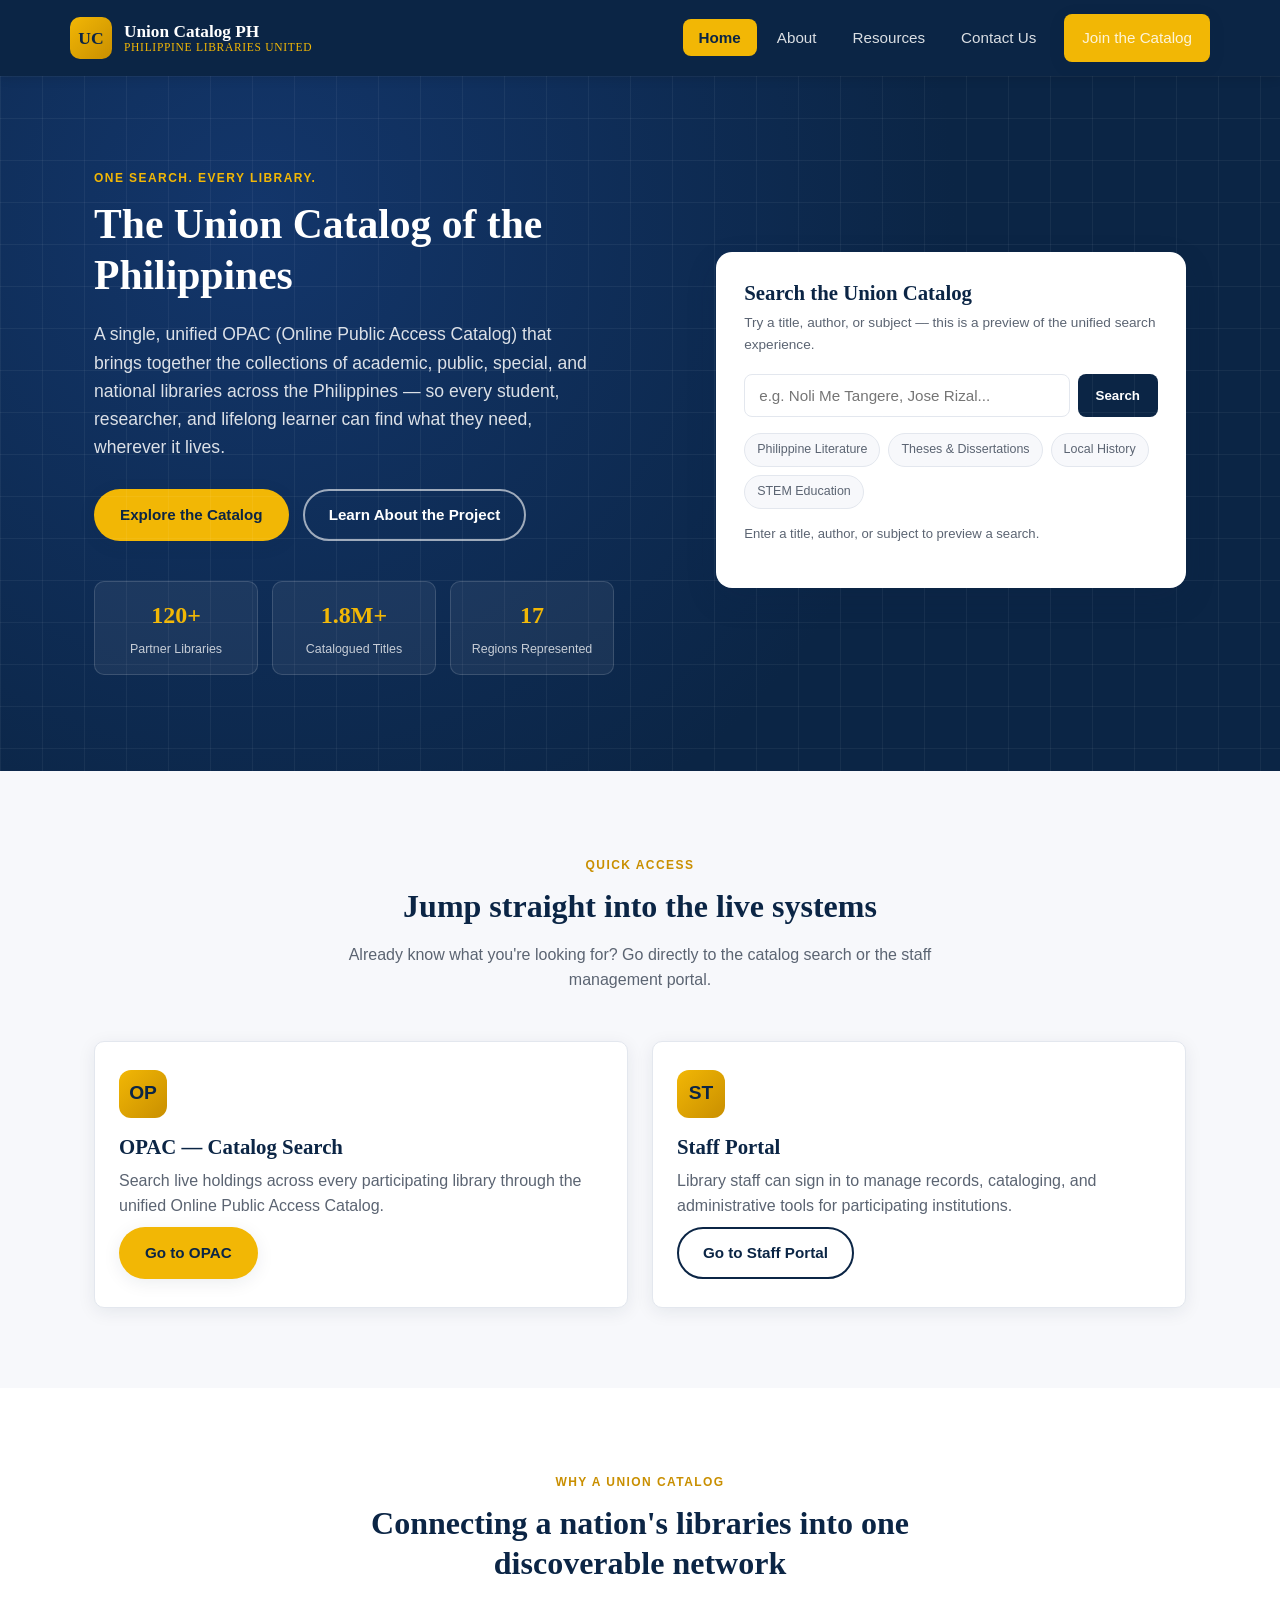
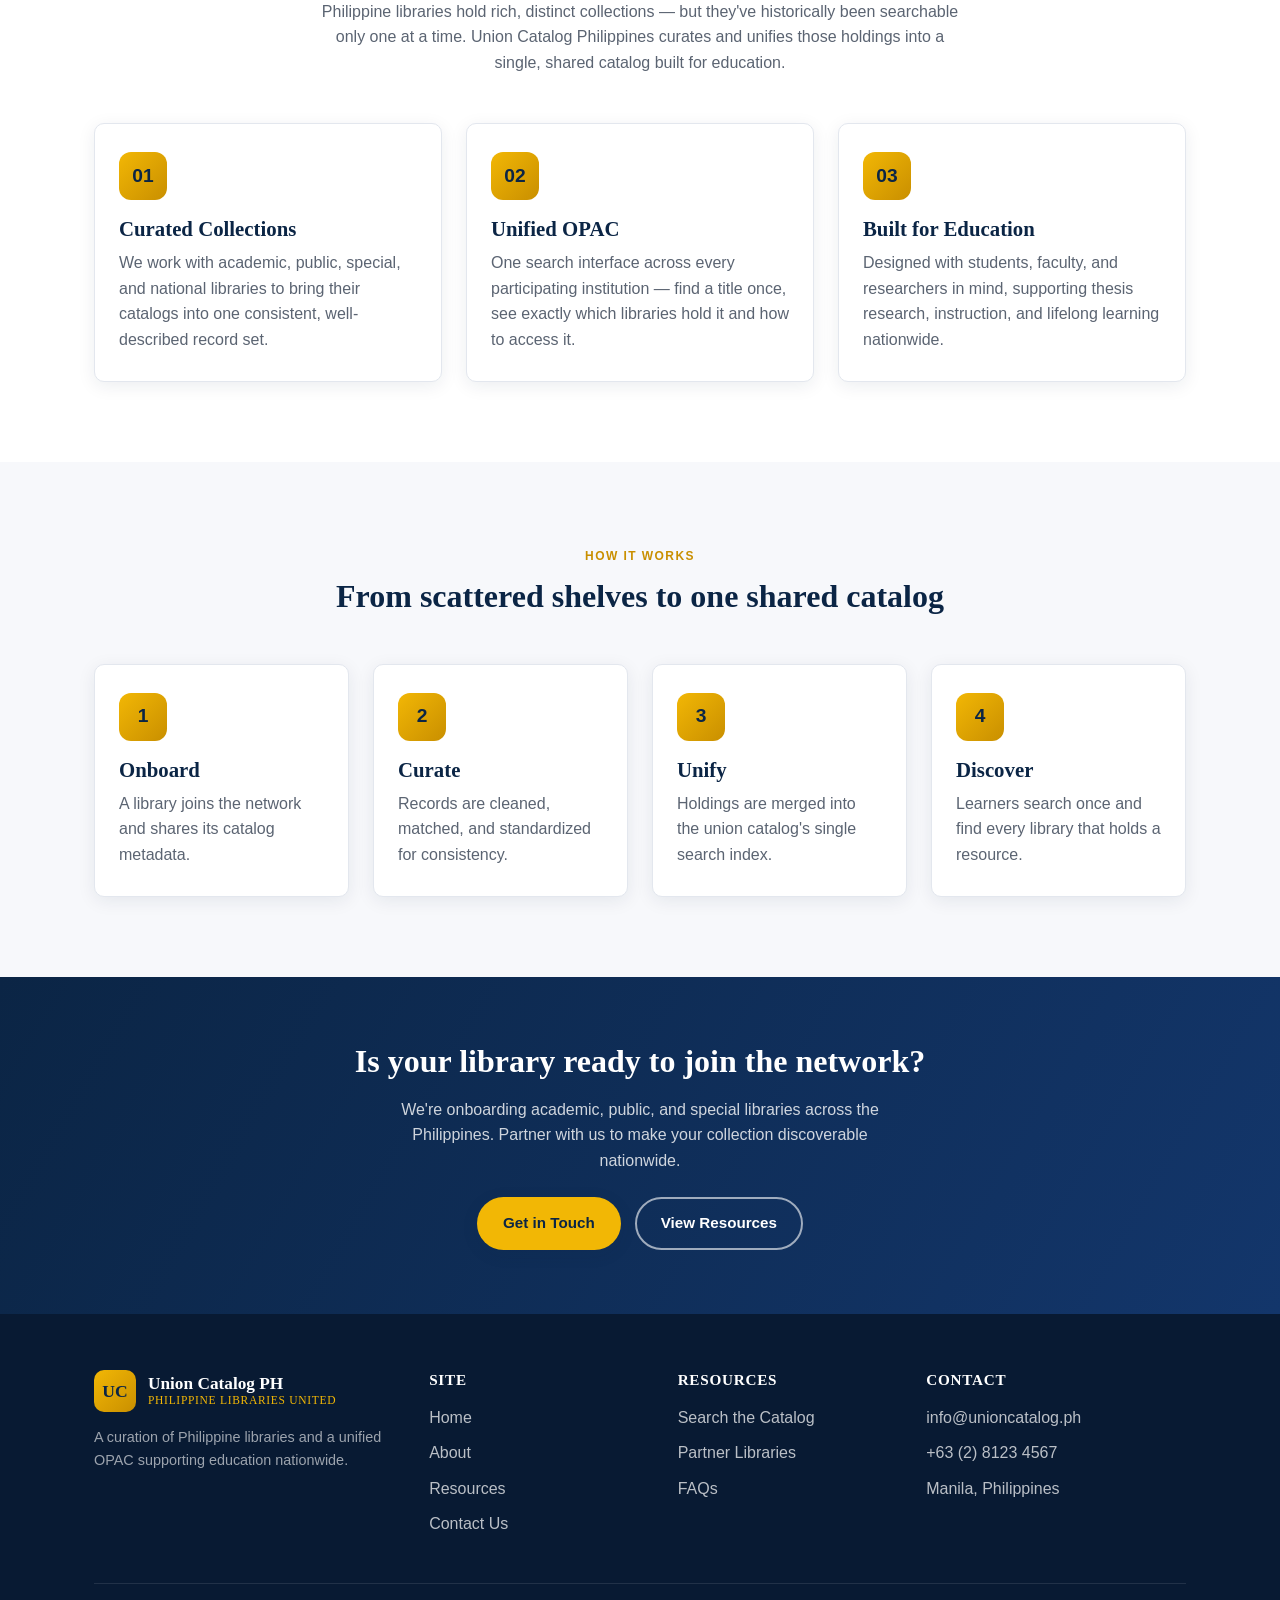
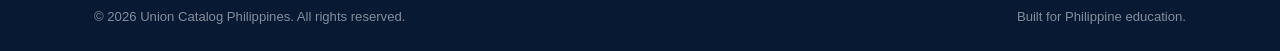
<file: index.html>
<!DOCTYPE html>
<html lang="en">
<head>
<meta charset="UTF-8" />
<meta name="viewport" content="width=device-width, initial-scale=1.0" />
<title>Union Catalog Philippines | Unified OPAC for Philippine Education</title>
<meta name="description" content="Union Catalog Philippines is a curation of Philippine libraries and a unified OPAC that lets students, researchers, and educators search collections nationwide from one place." />
<link rel="icon" href="data:,">
<link rel="stylesheet" href="css/style.css" />
</head>
<body>

<header class="site-header">
  <nav class="nav container">
    <a href="index.html" class="brand">
      <span class="brand-mark">UC</span>
      <span class="brand-text">
        <strong>Union Catalog PH</strong>
        <span>Philippine Libraries United</span>
      </span>
    </a>
    <button class="nav-toggle" aria-label="Toggle navigation" aria-expanded="false">
      <span></span><span></span><span></span>
    </button>
    <ul class="nav-links">
      <li><a href="index.html">Home</a></li>
      <li><a href="about.html">About</a></li>
      <li><a href="resources.html">Resources</a></li>
      <li><a href="contact.html">Contact Us</a></li>
      <li class="nav-cta"><a href="contact.html" class="btn btn-primary">Join the Catalog</a></li>
    </ul>
  </nav>
</header>

<main>

  <!-- Hero -->
  <section class="hero">
    <div class="container">
      <div class="hero-grid">
        <div>
          <span class="eyebrow" style="color:var(--gold)">One Search. Every Library.</span>
          <h1>The Union Catalog of the Philippines</h1>
          <p class="lede">
            A single, unified OPAC (Online Public Access Catalog) that brings together the
            collections of academic, public, special, and national libraries across the
            Philippines — so every student, researcher, and lifelong learner can find what
            they need, wherever it lives.
          </p>
          <div class="hero-actions">
            <a href="resources.html" class="btn btn-primary">Explore the Catalog</a>
            <a href="about.html" class="btn btn-outline">Learn About the Project</a>
          </div>
          <div class="hero-stats">
            <div>
              <strong>120+</strong>
              <span>Partner Libraries</span>
            </div>
            <div>
              <strong>1.8M+</strong>
              <span>Catalogued Titles</span>
            </div>
            <div>
              <strong>17</strong>
              <span>Regions Represented</span>
            </div>
          </div>
        </div>

        <div class="search-card">
          <h3>Search the Union Catalog</h3>
          <p class="hint">Try a title, author, or subject — this is a preview of the unified search experience.</p>
          <form id="opac-search" class="search-form">
            <input type="text" name="q" placeholder="e.g. Noli Me Tangere, Jose Rizal..." aria-label="Search the catalog" />
            <button type="submit">Search</button>
          </form>
          <div class="chip-row">
            <span class="chip">Philippine Literature</span>
            <span class="chip">Theses &amp; Dissertations</span>
            <span class="chip">Local History</span>
            <span class="chip">STEM Education</span>
          </div>
          <p id="opac-feedback" class="form-note" style="margin-top:14px;">Enter a title, author, or subject to preview a search.</p>
        </div>
      </div>
    </div>
  </section>

  <!-- Quick Access -->
  <section class="section">
    <div class="container">
      <div class="section-head">
        <span class="eyebrow">Quick Access</span>
        <h2>Jump straight into the live systems</h2>
        <p>Already know what you're looking for? Go directly to the catalog search or the staff management portal.</p>
      </div>
      <div class="grid grid-2">
        <div class="card">
          <div class="icon">OP</div>
          <h3>OPAC — Catalog Search</h3>
          <p>
            Search live holdings across every participating library through the unified
            Online Public Access Catalog.
          </p>
          <a href="https://library.kohawvph.digital/" target="_blank" rel="noopener" class="btn btn-primary" style="margin-top:8px;">Go to OPAC</a>
        </div>
        <div class="card">
          <div class="icon">ST</div>
          <h3>Staff Portal</h3>
          <p>
            Library staff can sign in to manage records, cataloging, and administrative
            tools for participating institutions.
          </p>
          <a href="https://library-intra.kohawvph.digital/" target="_blank" rel="noopener" class="btn btn-outline-navy" style="margin-top:8px;">Go to Staff Portal</a>
        </div>
      </div>
    </div>
  </section>

  <!-- What we do -->
  <section class="section section-alt">
    <div class="container">
      <div class="section-head">
        <span class="eyebrow">Why a Union Catalog</span>
        <h2>Connecting a nation's libraries into one discoverable network</h2>
        <p>
          Philippine libraries hold rich, distinct collections — but they've historically been
          searchable only one at a time. Union Catalog Philippines curates and unifies those
          holdings into a single, shared catalog built for education.
        </p>
      </div>

      <div class="grid grid-3">
        <div class="card">
          <div class="icon">01</div>
          <h3>Curated Collections</h3>
          <p>
            We work with academic, public, special, and national libraries to bring their
            catalogs into one consistent, well-described record set.
          </p>
        </div>
        <div class="card">
          <div class="icon">02</div>
          <h3>Unified OPAC</h3>
          <p>
            One search interface across every participating institution — find a title once,
            see exactly which libraries hold it and how to access it.
          </p>
        </div>
        <div class="card">
          <div class="icon">03</div>
          <h3>Built for Education</h3>
          <p>
            Designed with students, faculty, and researchers in mind, supporting thesis
            research, instruction, and lifelong learning nationwide.
          </p>
        </div>
      </div>
    </div>
  </section>

  <!-- How it works -->
  <section class="section">
    <div class="container">
      <div class="section-head">
        <span class="eyebrow">How It Works</span>
        <h2>From scattered shelves to one shared catalog</h2>
      </div>
      <div class="grid grid-4">
        <div class="card">
          <div class="icon">1</div>
          <h3>Onboard</h3>
          <p>A library joins the network and shares its catalog metadata.</p>
        </div>
        <div class="card">
          <div class="icon">2</div>
          <h3>Curate</h3>
          <p>Records are cleaned, matched, and standardized for consistency.</p>
        </div>
        <div class="card">
          <div class="icon">3</div>
          <h3>Unify</h3>
          <p>Holdings are merged into the union catalog's single search index.</p>
        </div>
        <div class="card">
          <div class="icon">4</div>
          <h3>Discover</h3>
          <p>Learners search once and find every library that holds a resource.</p>
        </div>
      </div>
    </div>
  </section>

  <!-- CTA -->
  <section class="cta-band">
    <div class="container">
      <h2>Is your library ready to join the network?</h2>
      <p>
        We're onboarding academic, public, and special libraries across the Philippines.
        Partner with us to make your collection discoverable nationwide.
      </p>
      <div class="cta-actions">
        <a href="contact.html" class="btn btn-primary">Get in Touch</a>
        <a href="resources.html" class="btn btn-outline">View Resources</a>
      </div>
    </div>
  </section>

</main>

<footer class="site-footer">
  <div class="container">
    <div class="footer-grid">
      <div class="footer-brand">
        <div class="brand" style="margin-bottom:14px;">
          <span class="brand-mark">UC</span>
          <span class="brand-text" style="color:#fff;">
            <strong style="color:#fff;">Union Catalog PH</strong>
            <span>Philippine Libraries United</span>
          </span>
        </div>
        <p>A curation of Philippine libraries and a unified OPAC supporting education nationwide.</p>
      </div>
      <div>
        <h4>Site</h4>
        <ul>
          <li><a href="index.html">Home</a></li>
          <li><a href="about.html">About</a></li>
          <li><a href="resources.html">Resources</a></li>
          <li><a href="contact.html">Contact Us</a></li>
        </ul>
      </div>
      <div>
        <h4>Resources</h4>
        <ul>
          <li><a href="resources.html#catalog">Search the Catalog</a></li>
          <li><a href="resources.html#libraries">Partner Libraries</a></li>
          <li><a href="resources.html#faq">FAQs</a></li>
        </ul>
      </div>
      <div>
        <h4>Contact</h4>
        <ul>
          <li>info@unioncatalog.ph</li>
          <li>+63 (2) 8123 4567</li>
          <li>Manila, Philippines</li>
        </ul>
      </div>
    </div>
    <div class="footer-bottom">
      <span>&copy; <span id="year"></span> Union Catalog Philippines. All rights reserved.</span>
      <span>Built for Philippine education.</span>
    </div>
  </div>
</footer>

<script src="js/main.js"></script>
</body>
</html>
</file>
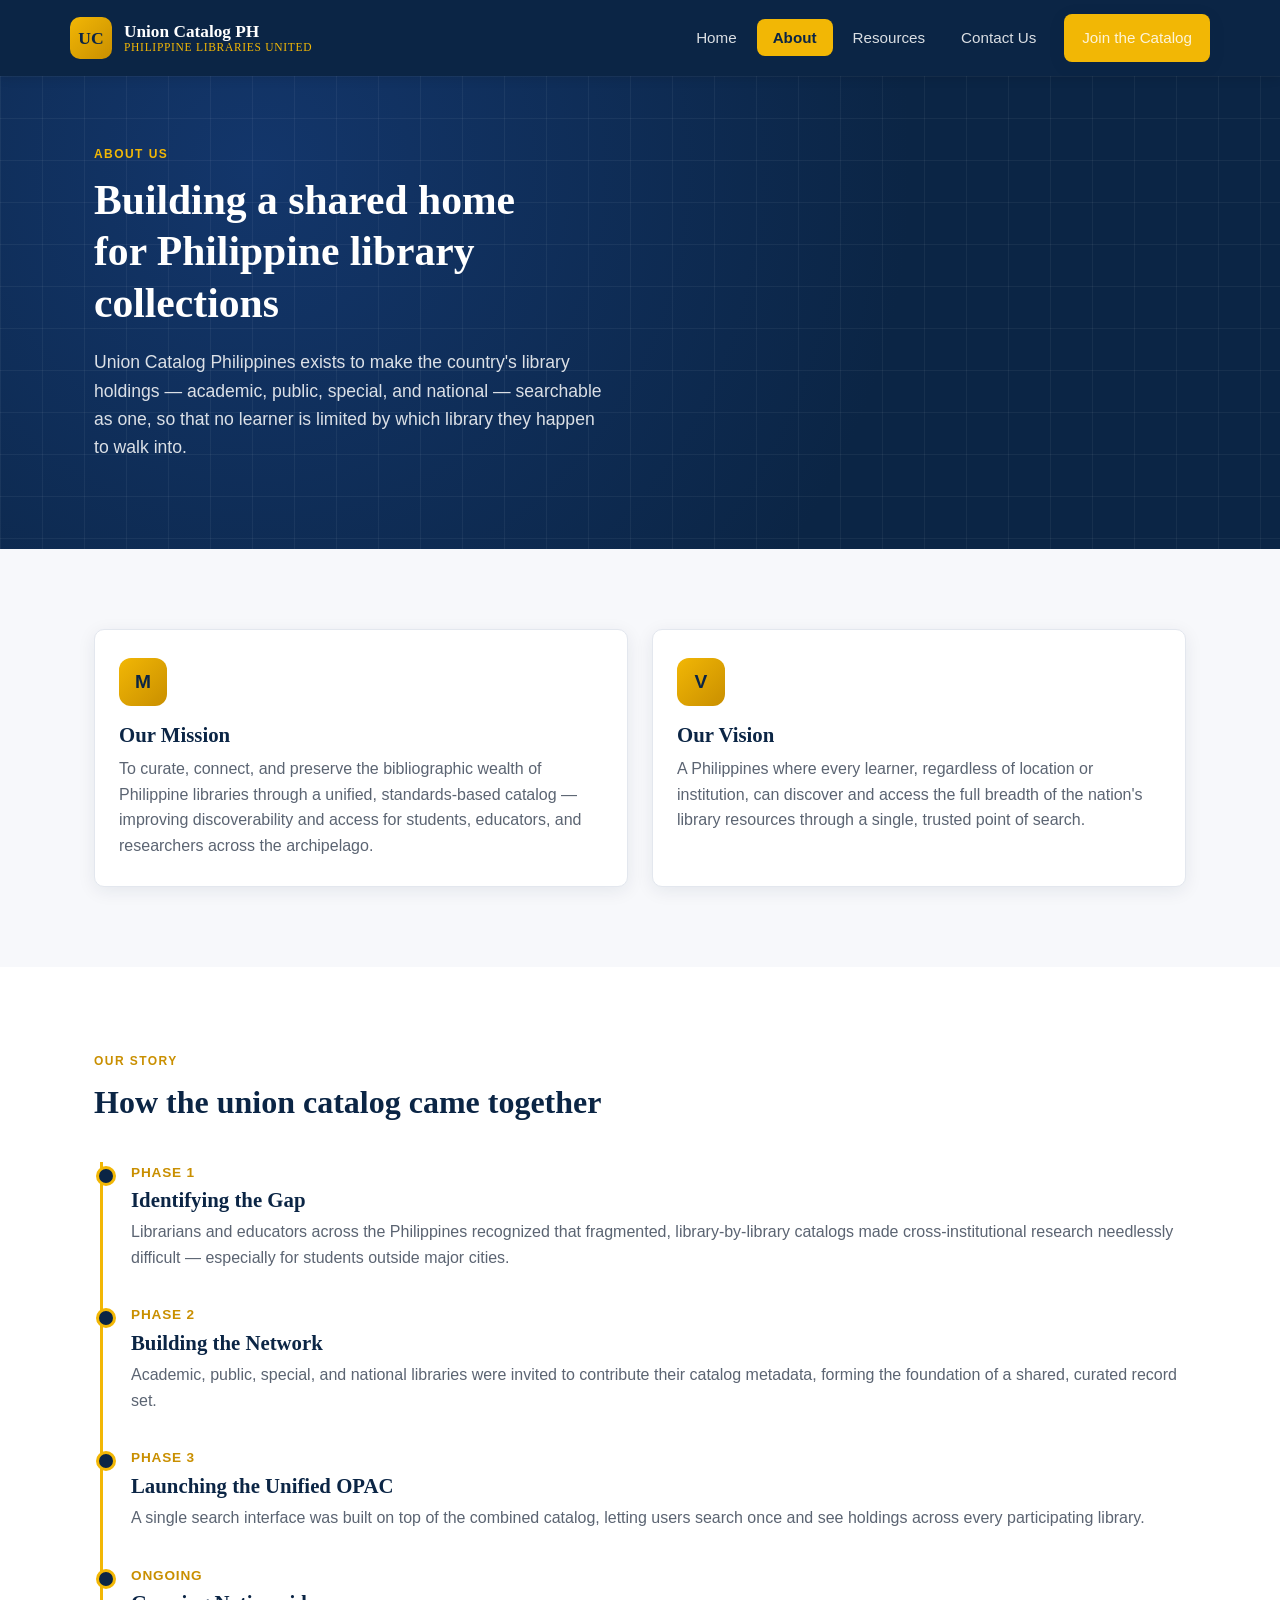
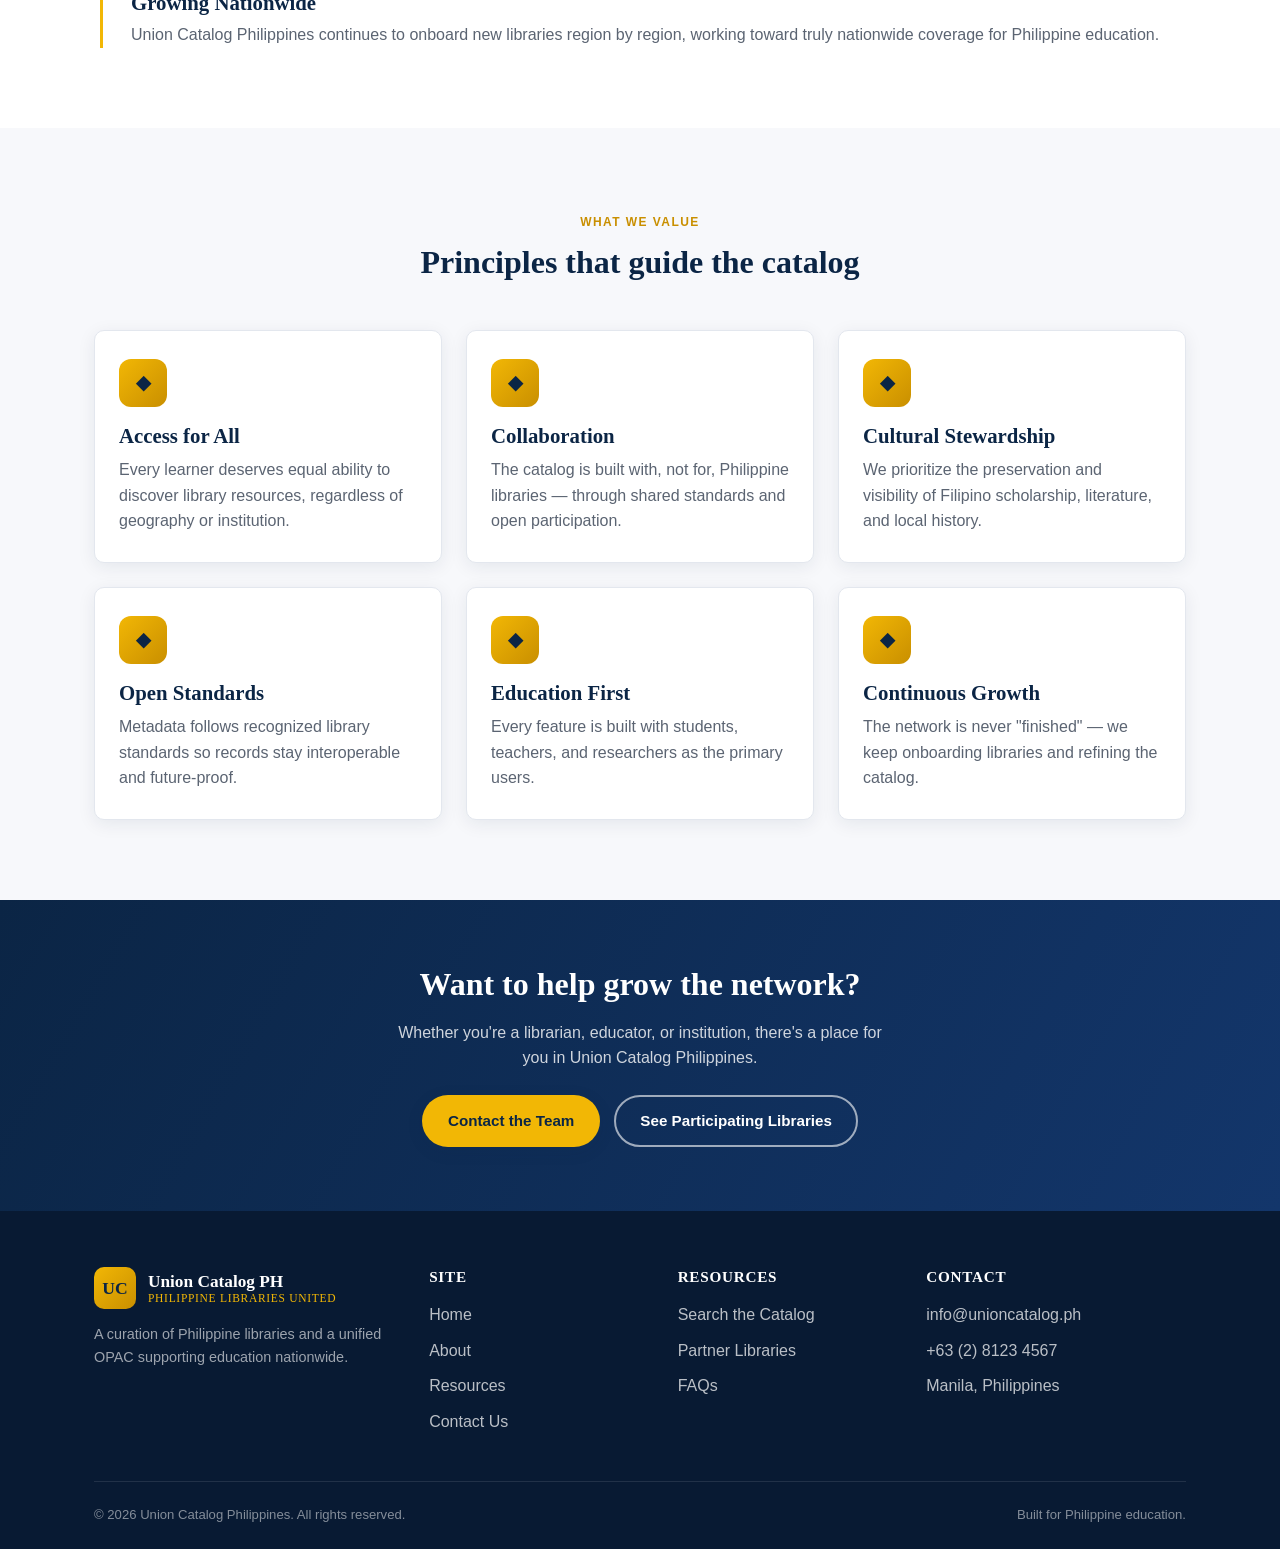
<file: about.html>
<!DOCTYPE html>
<html lang="en">
<head>
<meta charset="UTF-8" />
<meta name="viewport" content="width=device-width, initial-scale=1.0" />
<title>About | Union Catalog Philippines</title>
<meta name="description" content="Learn about the mission, vision, and history of Union Catalog Philippines — a nationwide effort to unify library catalogs into one OPAC for education." />
<link rel="icon" href="data:,">
<link rel="stylesheet" href="css/style.css" />
</head>
<body>

<header class="site-header">
  <nav class="nav container">
    <a href="index.html" class="brand">
      <span class="brand-mark">UC</span>
      <span class="brand-text">
        <strong>Union Catalog PH</strong>
        <span>Philippine Libraries United</span>
      </span>
    </a>
    <button class="nav-toggle" aria-label="Toggle navigation" aria-expanded="false">
      <span></span><span></span><span></span>
    </button>
    <ul class="nav-links">
      <li><a href="index.html">Home</a></li>
      <li><a href="about.html">About</a></li>
      <li><a href="resources.html">Resources</a></li>
      <li><a href="contact.html">Contact Us</a></li>
      <li class="nav-cta"><a href="contact.html" class="btn btn-primary">Join the Catalog</a></li>
    </ul>
  </nav>
</header>

<main>

  <section class="hero" style="padding:64px 0 72px;">
    <div class="container">
      <span class="eyebrow" style="color:var(--gold)">About Us</span>
      <h1 style="max-width:22ch;">Building a shared home for Philippine library collections</h1>
      <p class="lede">
        Union Catalog Philippines exists to make the country's library holdings — academic,
        public, special, and national — searchable as one, so that no learner is limited
        by which library they happen to walk into.
      </p>
    </div>
  </section>

  <!-- Mission / Vision -->
  <section class="section">
    <div class="container">
      <div class="grid grid-2">
        <div class="card">
          <div class="icon">M</div>
          <h3>Our Mission</h3>
          <p>
            To curate, connect, and preserve the bibliographic wealth of Philippine libraries
            through a unified, standards-based catalog — improving discoverability and access
            for students, educators, and researchers across the archipelago.
          </p>
        </div>
        <div class="card">
          <div class="icon">V</div>
          <h3>Our Vision</h3>
          <p>
            A Philippines where every learner, regardless of location or institution, can
            discover and access the full breadth of the nation's library resources through
            a single, trusted point of search.
          </p>
        </div>
      </div>
    </div>
  </section>

  <!-- Story / Timeline -->
  <section class="section section-alt">
    <div class="container">
      <div class="section-head left">
        <span class="eyebrow">Our Story</span>
        <h2>How the union catalog came together</h2>
      </div>
      <div class="timeline">
        <div class="timeline-item">
          <div class="year">Phase 1</div>
          <h3>Identifying the Gap</h3>
          <p>
            Librarians and educators across the Philippines recognized that fragmented,
            library-by-library catalogs made cross-institutional research needlessly
            difficult — especially for students outside major cities.
          </p>
        </div>
        <div class="timeline-item">
          <div class="year">Phase 2</div>
          <h3>Building the Network</h3>
          <p>
            Academic, public, special, and national libraries were invited to contribute
            their catalog metadata, forming the foundation of a shared, curated record set.
          </p>
        </div>
        <div class="timeline-item">
          <div class="year">Phase 3</div>
          <h3>Launching the Unified OPAC</h3>
          <p>
            A single search interface was built on top of the combined catalog, letting
            users search once and see holdings across every participating library.
          </p>
        </div>
        <div class="timeline-item">
          <div class="year">Ongoing</div>
          <h3>Growing Nationwide</h3>
          <p>
            Union Catalog Philippines continues to onboard new libraries region by region,
            working toward truly nationwide coverage for Philippine education.
          </p>
        </div>
      </div>
    </div>
  </section>

  <!-- What we value -->
  <section class="section">
    <div class="container">
      <div class="section-head">
        <span class="eyebrow">What We Value</span>
        <h2>Principles that guide the catalog</h2>
      </div>
      <div class="grid grid-3">
        <div class="card">
          <div class="icon">◆</div>
          <h3>Access for All</h3>
          <p>Every learner deserves equal ability to discover library resources, regardless of geography or institution.</p>
        </div>
        <div class="card">
          <div class="icon">◆</div>
          <h3>Collaboration</h3>
          <p>The catalog is built with, not for, Philippine libraries — through shared standards and open participation.</p>
        </div>
        <div class="card">
          <div class="icon">◆</div>
          <h3>Cultural Stewardship</h3>
          <p>We prioritize the preservation and visibility of Filipino scholarship, literature, and local history.</p>
        </div>
        <div class="card">
          <div class="icon">◆</div>
          <h3>Open Standards</h3>
          <p>Metadata follows recognized library standards so records stay interoperable and future-proof.</p>
        </div>
        <div class="card">
          <div class="icon">◆</div>
          <h3>Education First</h3>
          <p>Every feature is built with students, teachers, and researchers as the primary users.</p>
        </div>
        <div class="card">
          <div class="icon">◆</div>
          <h3>Continuous Growth</h3>
          <p>The network is never "finished" — we keep onboarding libraries and refining the catalog.</p>
        </div>
      </div>
    </div>
  </section>

  <section class="cta-band">
    <div class="container">
      <h2>Want to help grow the network?</h2>
      <p>Whether you're a librarian, educator, or institution, there's a place for you in Union Catalog Philippines.</p>
      <div class="cta-actions">
        <a href="contact.html" class="btn btn-primary">Contact the Team</a>
        <a href="resources.html" class="btn btn-outline">See Participating Libraries</a>
      </div>
    </div>
  </section>

</main>

<footer class="site-footer">
  <div class="container">
    <div class="footer-grid">
      <div class="footer-brand">
        <div class="brand" style="margin-bottom:14px;">
          <span class="brand-mark">UC</span>
          <span class="brand-text" style="color:#fff;">
            <strong style="color:#fff;">Union Catalog PH</strong>
            <span>Philippine Libraries United</span>
          </span>
        </div>
        <p>A curation of Philippine libraries and a unified OPAC supporting education nationwide.</p>
      </div>
      <div>
        <h4>Site</h4>
        <ul>
          <li><a href="index.html">Home</a></li>
          <li><a href="about.html">About</a></li>
          <li><a href="resources.html">Resources</a></li>
          <li><a href="contact.html">Contact Us</a></li>
        </ul>
      </div>
      <div>
        <h4>Resources</h4>
        <ul>
          <li><a href="resources.html#catalog">Search the Catalog</a></li>
          <li><a href="resources.html#libraries">Partner Libraries</a></li>
          <li><a href="resources.html#faq">FAQs</a></li>
        </ul>
      </div>
      <div>
        <h4>Contact</h4>
        <ul>
          <li>info@unioncatalog.ph</li>
          <li>+63 (2) 8123 4567</li>
          <li>Manila, Philippines</li>
        </ul>
      </div>
    </div>
    <div class="footer-bottom">
      <span>&copy; <span id="year"></span> Union Catalog Philippines. All rights reserved.</span>
      <span>Built for Philippine education.</span>
    </div>
  </div>
</footer>

<script src="js/main.js"></script>
</body>
</html>
</file>
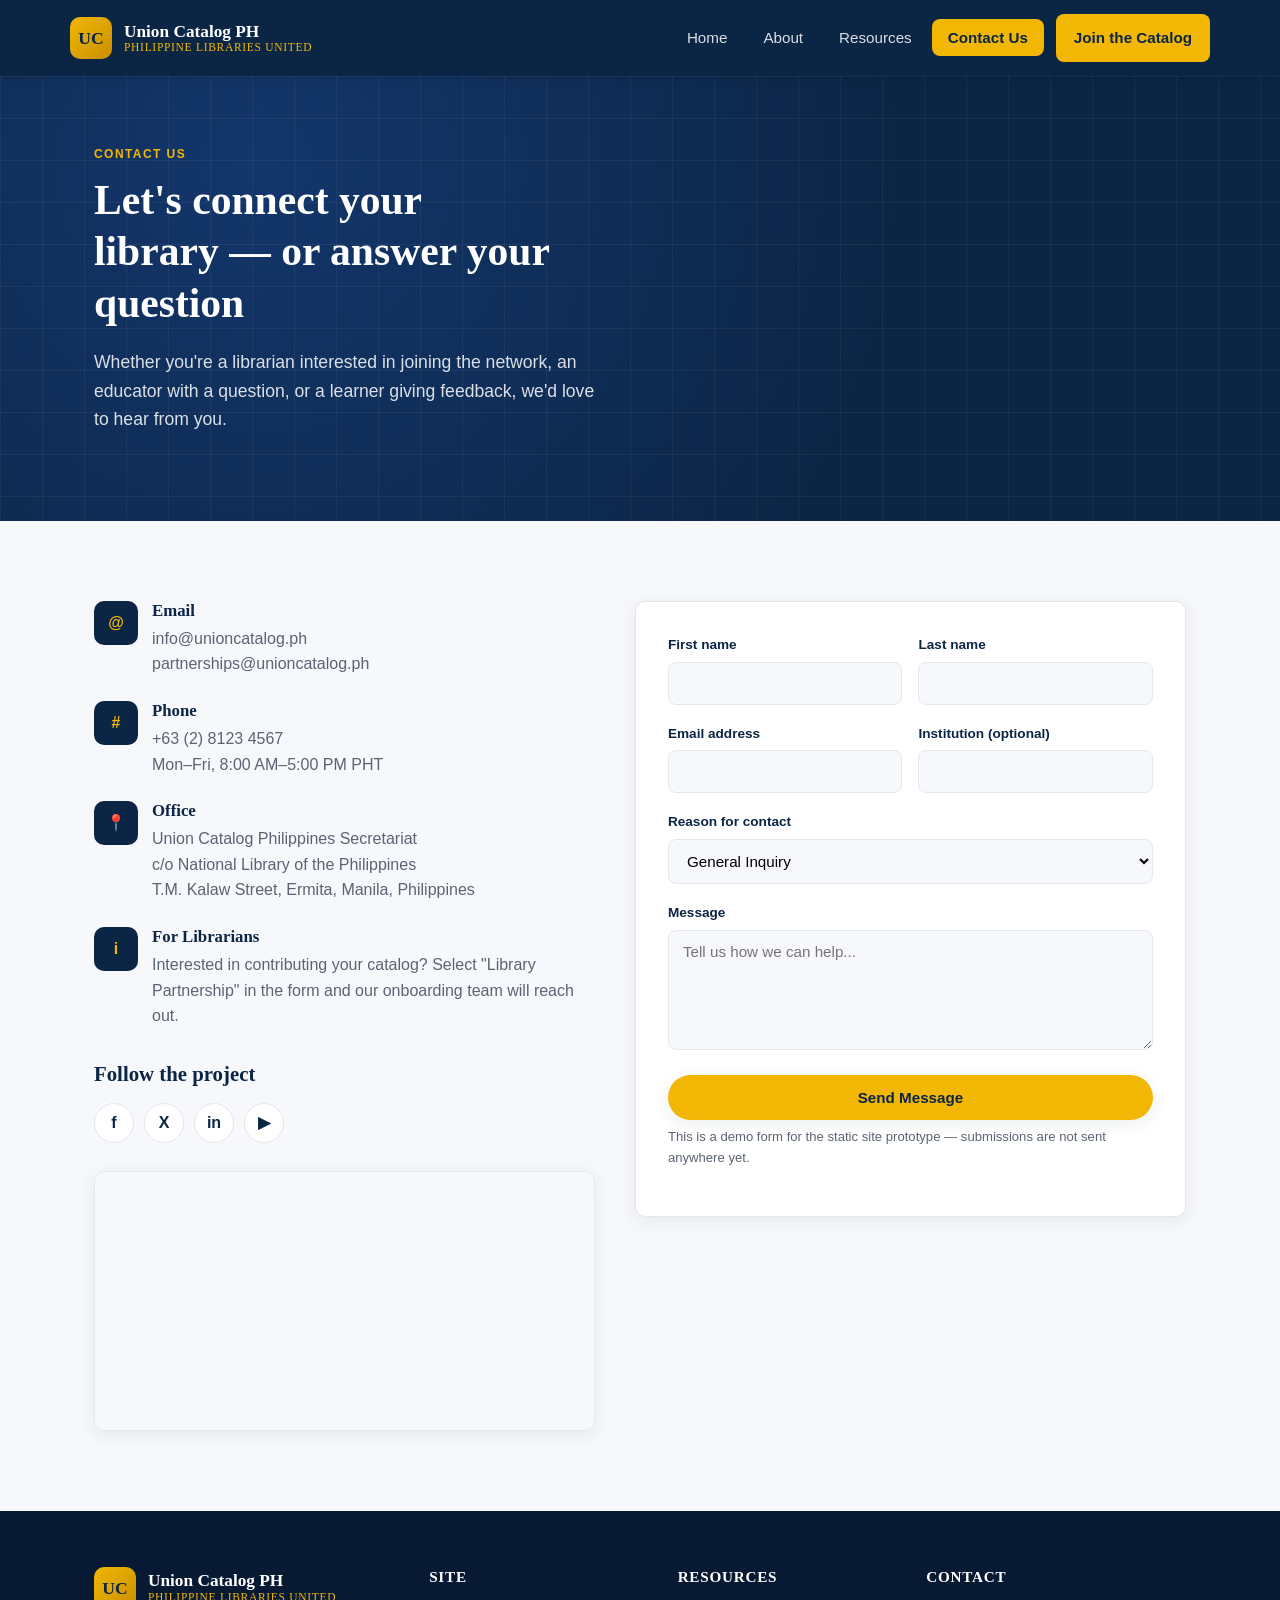
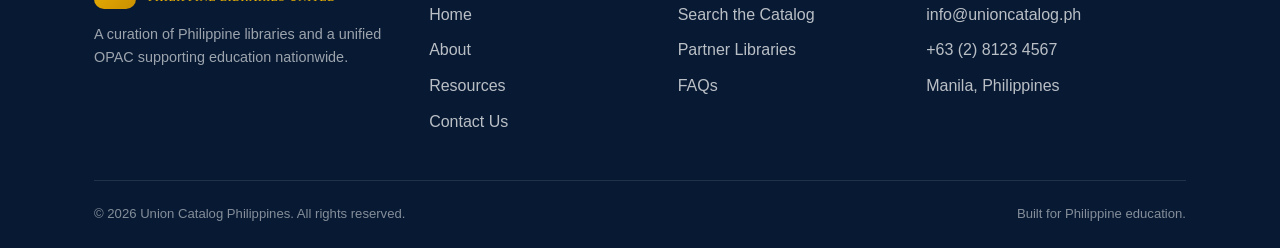
<file: contact.html>
<!DOCTYPE html>
<html lang="en">
<head>
<meta charset="UTF-8" />
<meta name="viewport" content="width=device-width, initial-scale=1.0" />
<title>Contact Us | Union Catalog Philippines</title>
<meta name="description" content="Get in touch with Union Catalog Philippines — partner your library, ask a question, or share feedback about the unified OPAC." />
<link rel="icon" href="data:,">
<link rel="stylesheet" href="css/style.css" />
</head>
<body>

<header class="site-header">
  <nav class="nav container">
    <a href="index.html" class="brand">
      <span class="brand-mark">UC</span>
      <span class="brand-text">
        <strong>Union Catalog PH</strong>
        <span>Philippine Libraries United</span>
      </span>
    </a>
    <button class="nav-toggle" aria-label="Toggle navigation" aria-expanded="false">
      <span></span><span></span><span></span>
    </button>
    <ul class="nav-links">
      <li><a href="index.html">Home</a></li>
      <li><a href="about.html">About</a></li>
      <li><a href="resources.html">Resources</a></li>
      <li><a href="contact.html">Contact Us</a></li>
      <li class="nav-cta"><a href="contact.html" class="btn btn-primary">Join the Catalog</a></li>
    </ul>
  </nav>
</header>

<main>

  <section class="hero" style="padding:64px 0 72px;">
    <div class="container">
      <span class="eyebrow" style="color:var(--gold)">Contact Us</span>
      <h1 style="max-width:22ch;">Let's connect your library — or answer your question</h1>
      <p class="lede">
        Whether you're a librarian interested in joining the network, an educator with a
        question, or a learner giving feedback, we'd love to hear from you.
      </p>
    </div>
  </section>

  <section class="section">
    <div class="container">
      <div class="contact-grid">

        <div class="contact-info">
          <div class="item">
            <div class="ic">@</div>
            <div>
              <h3>Email</h3>
              <p>info@unioncatalog.ph<br />partnerships@unioncatalog.ph</p>
            </div>
          </div>
          <div class="item">
            <div class="ic">#</div>
            <div>
              <h3>Phone</h3>
              <p>+63 (2) 8123 4567<br />Mon&ndash;Fri, 8:00 AM&ndash;5:00 PM PHT</p>
            </div>
          </div>
          <div class="item">
            <div class="ic">📍</div>
            <div>
              <h3>Office</h3>
              <p>Union Catalog Philippines Secretariat<br />c/o National Library of the Philippines<br />T.M. Kalaw Street, Ermita, Manila, Philippines</p>
            </div>
          </div>
          <div class="item">
            <div class="ic">i</div>
            <div>
              <h3>For Librarians</h3>
              <p>Interested in contributing your catalog? Select "Library Partnership" in the form and our onboarding team will reach out.</p>
            </div>
          </div>

          <h3 style="margin-top:32px;">Follow the project</h3>
          <div class="social-row">
            <a href="#" aria-label="Facebook">f</a>
            <a href="#" aria-label="X / Twitter">X</a>
            <a href="#" aria-label="LinkedIn">in</a>
            <a href="#" aria-label="YouTube">▶</a>
          </div>

          <div class="map-embed">
            <iframe
              title="Map location — Manila, Philippines"
              src="https://www.openstreetmap.org/export/embed.html?bbox=120.976%2C14.578%2C120.988%2C14.588&layer=mapnik&marker=14.583%2C120.982"
              width="100%" height="100%" style="border:0;" loading="lazy">
            </iframe>
          </div>
        </div>

        <div class="form-card">
          <div id="form-success" class="form-success" tabindex="-1">
            Thank you! Your message has been received. Our team will get back to you shortly.
          </div>
          <form id="contact-form">
            <div class="form-row">
              <div class="field">
                <label for="first-name">First name</label>
                <input type="text" id="first-name" name="first-name" required />
              </div>
              <div class="field">
                <label for="last-name">Last name</label>
                <input type="text" id="last-name" name="last-name" required />
              </div>
            </div>
            <div class="form-row">
              <div class="field">
                <label for="email">Email address</label>
                <input type="email" id="email" name="email" required />
              </div>
              <div class="field">
                <label for="institution">Institution (optional)</label>
                <input type="text" id="institution" name="institution" />
              </div>
            </div>
            <div class="field">
              <label for="reason">Reason for contact</label>
              <select id="reason" name="reason">
                <option>General Inquiry</option>
                <option>Library Partnership</option>
                <option>Technical Support</option>
                <option>Media &amp; Press</option>
                <option>Feedback</option>
              </select>
            </div>
            <div class="field">
              <label for="message">Message</label>
              <textarea id="message" name="message" required placeholder="Tell us how we can help..."></textarea>
            </div>
            <button type="submit" class="btn btn-primary" style="width:100%; justify-content:center;">Send Message</button>
            <p class="form-note">This is a demo form for the static site prototype — submissions are not sent anywhere yet.</p>
          </form>
        </div>

      </div>
    </div>
  </section>

</main>

<footer class="site-footer">
  <div class="container">
    <div class="footer-grid">
      <div class="footer-brand">
        <div class="brand" style="margin-bottom:14px;">
          <span class="brand-mark">UC</span>
          <span class="brand-text" style="color:#fff;">
            <strong style="color:#fff;">Union Catalog PH</strong>
            <span>Philippine Libraries United</span>
          </span>
        </div>
        <p>A curation of Philippine libraries and a unified OPAC supporting education nationwide.</p>
      </div>
      <div>
        <h4>Site</h4>
        <ul>
          <li><a href="index.html">Home</a></li>
          <li><a href="about.html">About</a></li>
          <li><a href="resources.html">Resources</a></li>
          <li><a href="contact.html">Contact Us</a></li>
        </ul>
      </div>
      <div>
        <h4>Resources</h4>
        <ul>
          <li><a href="resources.html#catalog">Search the Catalog</a></li>
          <li><a href="resources.html#libraries">Partner Libraries</a></li>
          <li><a href="resources.html#faq">FAQs</a></li>
        </ul>
      </div>
      <div>
        <h4>Contact</h4>
        <ul>
          <li>info@unioncatalog.ph</li>
          <li>+63 (2) 8123 4567</li>
          <li>Manila, Philippines</li>
        </ul>
      </div>
    </div>
    <div class="footer-bottom">
      <span>&copy; <span id="year"></span> Union Catalog Philippines. All rights reserved.</span>
      <span>Built for Philippine education.</span>
    </div>
  </div>
</footer>

<script src="js/main.js"></script>
</body>
</html>
</file>
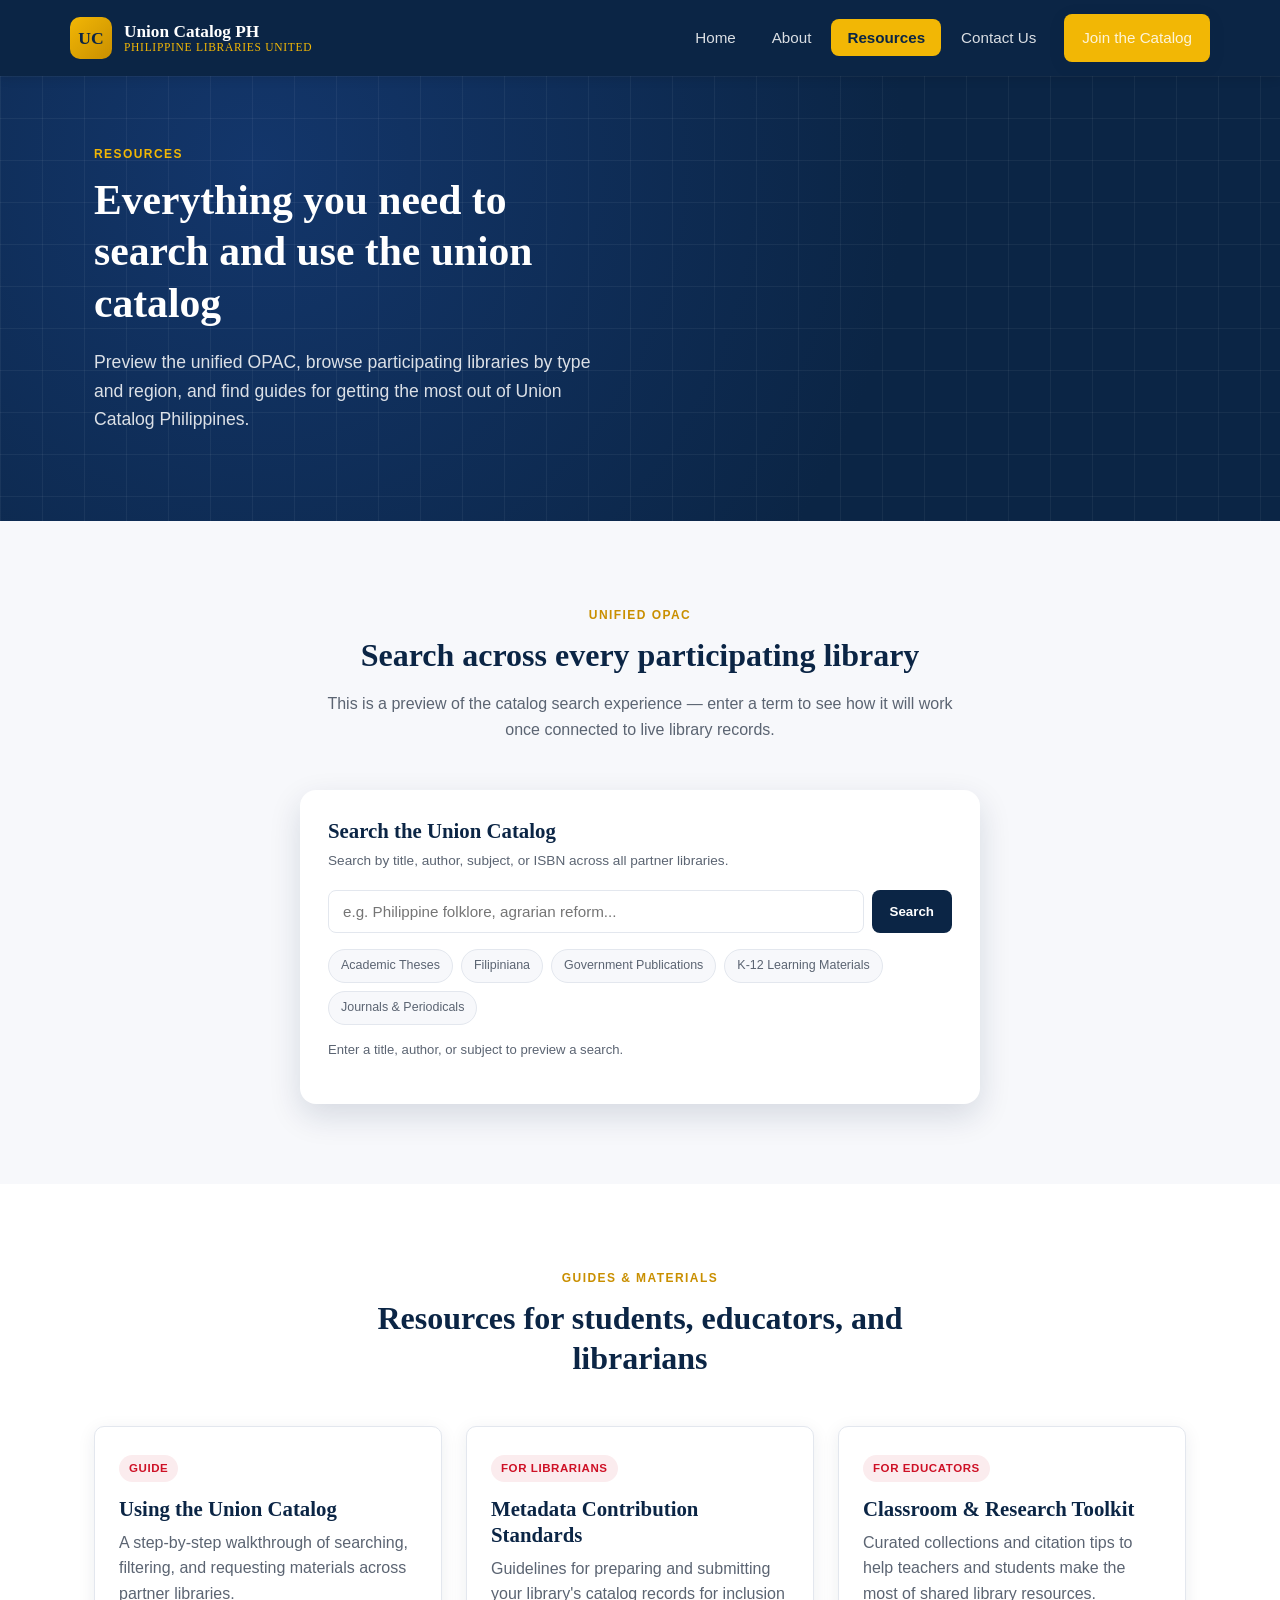
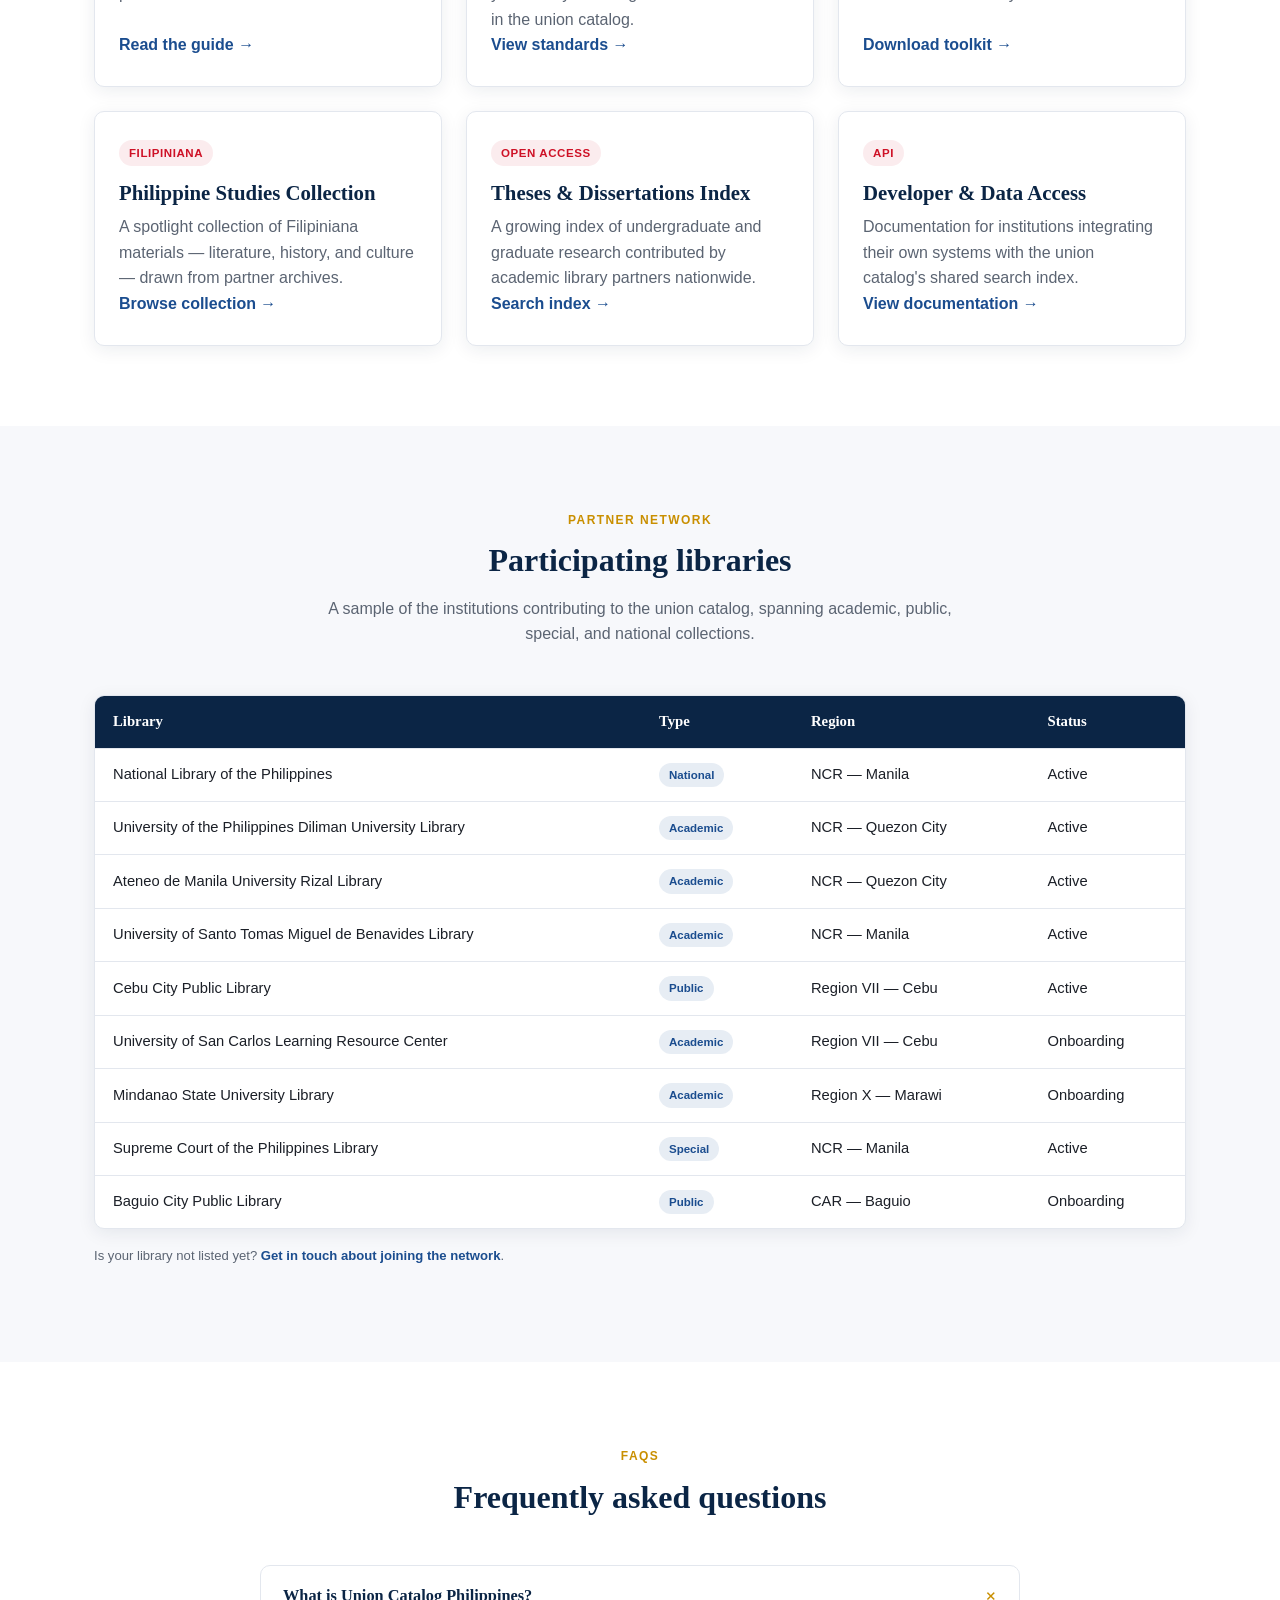
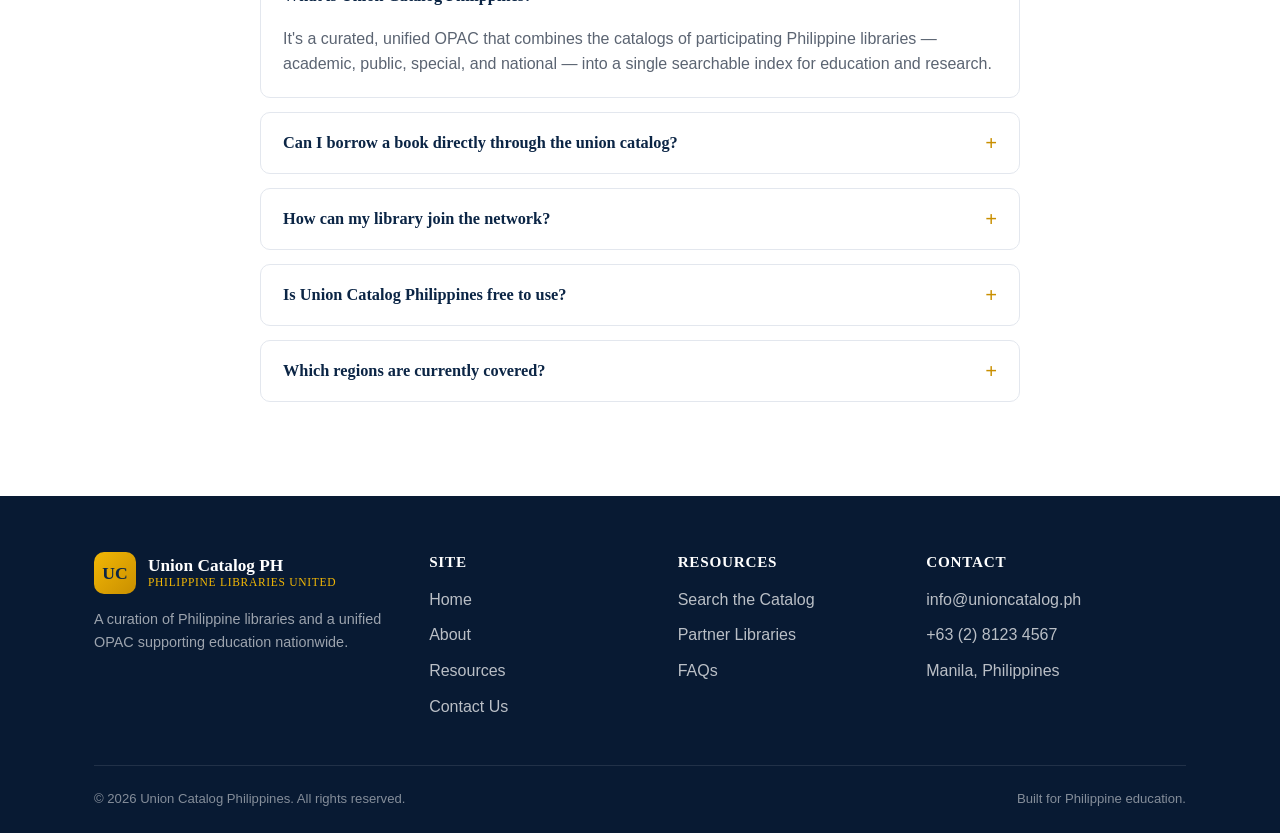
<file: resources.html>
<!DOCTYPE html>
<html lang="en">
<head>
<meta charset="UTF-8" />
<meta name="viewport" content="width=device-width, initial-scale=1.0" />
<title>Resources | Union Catalog Philippines</title>
<meta name="description" content="Search the unified OPAC, browse participating Philippine libraries, and find guides and FAQs for using Union Catalog Philippines." />
<link rel="icon" href="data:,">
<link rel="stylesheet" href="css/style.css" />
</head>
<body>

<header class="site-header">
  <nav class="nav container">
    <a href="index.html" class="brand">
      <span class="brand-mark">UC</span>
      <span class="brand-text">
        <strong>Union Catalog PH</strong>
        <span>Philippine Libraries United</span>
      </span>
    </a>
    <button class="nav-toggle" aria-label="Toggle navigation" aria-expanded="false">
      <span></span><span></span><span></span>
    </button>
    <ul class="nav-links">
      <li><a href="index.html">Home</a></li>
      <li><a href="about.html">About</a></li>
      <li><a href="resources.html">Resources</a></li>
      <li><a href="contact.html">Contact Us</a></li>
      <li class="nav-cta"><a href="contact.html" class="btn btn-primary">Join the Catalog</a></li>
    </ul>
  </nav>
</header>

<main>

  <section class="hero" style="padding:64px 0 72px;">
    <div class="container">
      <span class="eyebrow" style="color:var(--gold)">Resources</span>
      <h1 style="max-width:24ch;">Everything you need to search and use the union catalog</h1>
      <p class="lede">
        Preview the unified OPAC, browse participating libraries by type and region, and
        find guides for getting the most out of Union Catalog Philippines.
      </p>
    </div>
  </section>

  <!-- OPAC search -->
  <section class="section" id="catalog">
    <div class="container">
      <div class="section-head">
        <span class="eyebrow">Unified OPAC</span>
        <h2>Search across every participating library</h2>
        <p>This is a preview of the catalog search experience — enter a term to see how it will work once connected to live library records.</p>
      </div>
      <div class="search-card" style="max-width:680px; margin:0 auto;">
        <h3>Search the Union Catalog</h3>
        <p class="hint">Search by title, author, subject, or ISBN across all partner libraries.</p>
        <form id="opac-search" class="search-form">
          <input type="text" name="q" placeholder="e.g. Philippine folklore, agrarian reform..." aria-label="Search the catalog" />
          <button type="submit">Search</button>
        </form>
        <div class="chip-row">
          <span class="chip">Academic Theses</span>
          <span class="chip">Filipiniana</span>
          <span class="chip">Government Publications</span>
          <span class="chip">K-12 Learning Materials</span>
          <span class="chip">Journals &amp; Periodicals</span>
        </div>
        <p id="opac-feedback" class="form-note" style="margin-top:14px;">Enter a title, author, or subject to preview a search.</p>
      </div>
    </div>
  </section>

  <!-- Resource guides -->
  <section class="section section-alt">
    <div class="container">
      <div class="section-head">
        <span class="eyebrow">Guides &amp; Materials</span>
        <h2>Resources for students, educators, and librarians</h2>
      </div>
      <div class="grid grid-3">
        <div class="card resource-card">
          <span class="badge">Guide</span>
          <h3>Using the Union Catalog</h3>
          <p>A step-by-step walkthrough of searching, filtering, and requesting materials across partner libraries.</p>
          <a href="#" class="link">Read the guide &rarr;</a>
        </div>
        <div class="card resource-card">
          <span class="badge">For Librarians</span>
          <h3>Metadata Contribution Standards</h3>
          <p>Guidelines for preparing and submitting your library's catalog records for inclusion in the union catalog.</p>
          <a href="#" class="link">View standards &rarr;</a>
        </div>
        <div class="card resource-card">
          <span class="badge">For Educators</span>
          <h3>Classroom &amp; Research Toolkit</h3>
          <p>Curated collections and citation tips to help teachers and students make the most of shared library resources.</p>
          <a href="#" class="link">Download toolkit &rarr;</a>
        </div>
        <div class="card resource-card">
          <span class="badge">Filipiniana</span>
          <h3>Philippine Studies Collection</h3>
          <p>A spotlight collection of Filipiniana materials — literature, history, and culture — drawn from partner archives.</p>
          <a href="#" class="link">Browse collection &rarr;</a>
        </div>
        <div class="card resource-card">
          <span class="badge">Open Access</span>
          <h3>Theses &amp; Dissertations Index</h3>
          <p>A growing index of undergraduate and graduate research contributed by academic library partners nationwide.</p>
          <a href="#" class="link">Search index &rarr;</a>
        </div>
        <div class="card resource-card">
          <span class="badge">API</span>
          <h3>Developer &amp; Data Access</h3>
          <p>Documentation for institutions integrating their own systems with the union catalog's shared search index.</p>
          <a href="#" class="link">View documentation &rarr;</a>
        </div>
      </div>
    </div>
  </section>

  <!-- Participating libraries -->
  <section class="section" id="libraries">
    <div class="container">
      <div class="section-head">
        <span class="eyebrow">Partner Network</span>
        <h2>Participating libraries</h2>
        <p>A sample of the institutions contributing to the union catalog, spanning academic, public, special, and national collections.</p>
      </div>
      <div class="table-wrap">
        <table>
          <thead>
            <tr>
              <th>Library</th>
              <th>Type</th>
              <th>Region</th>
              <th>Status</th>
            </tr>
          </thead>
          <tbody>
            <tr>
              <td>National Library of the Philippines</td>
              <td><span class="tag">National</span></td>
              <td>NCR — Manila</td>
              <td>Active</td>
            </tr>
            <tr>
              <td>University of the Philippines Diliman University Library</td>
              <td><span class="tag">Academic</span></td>
              <td>NCR — Quezon City</td>
              <td>Active</td>
            </tr>
            <tr>
              <td>Ateneo de Manila University Rizal Library</td>
              <td><span class="tag">Academic</span></td>
              <td>NCR — Quezon City</td>
              <td>Active</td>
            </tr>
            <tr>
              <td>University of Santo Tomas Miguel de Benavides Library</td>
              <td><span class="tag">Academic</span></td>
              <td>NCR — Manila</td>
              <td>Active</td>
            </tr>
            <tr>
              <td>Cebu City Public Library</td>
              <td><span class="tag">Public</span></td>
              <td>Region VII — Cebu</td>
              <td>Active</td>
            </tr>
            <tr>
              <td>University of San Carlos Learning Resource Center</td>
              <td><span class="tag">Academic</span></td>
              <td>Region VII — Cebu</td>
              <td>Onboarding</td>
            </tr>
            <tr>
              <td>Mindanao State University Library</td>
              <td><span class="tag">Academic</span></td>
              <td>Region X — Marawi</td>
              <td>Onboarding</td>
            </tr>
            <tr>
              <td>Supreme Court of the Philippines Library</td>
              <td><span class="tag">Special</span></td>
              <td>NCR — Manila</td>
              <td>Active</td>
            </tr>
            <tr>
              <td>Baguio City Public Library</td>
              <td><span class="tag">Public</span></td>
              <td>CAR — Baguio</td>
              <td>Onboarding</td>
            </tr>
          </tbody>
        </table>
      </div>
      <p class="form-note" style="margin-top:16px;">Is your library not listed yet? <a href="contact.html" style="color:var(--blue); font-weight:600;">Get in touch about joining the network</a>.</p>
    </div>
  </section>

  <!-- FAQ -->
  <section class="section section-alt" id="faq">
    <div class="container">
      <div class="section-head">
        <span class="eyebrow">FAQs</span>
        <h2>Frequently asked questions</h2>
      </div>
      <div style="max-width:760px; margin:0 auto;">
        <div class="faq-item open">
          <button class="faq-question">
            What is Union Catalog Philippines?
            <span class="plus">+</span>
          </button>
          <div class="faq-answer">
            <p>It's a curated, unified OPAC that combines the catalogs of participating Philippine libraries — academic, public, special, and national — into a single searchable index for education and research.</p>
          </div>
        </div>
        <div class="faq-item">
          <button class="faq-question">
            Can I borrow a book directly through the union catalog?
            <span class="plus">+</span>
          </button>
          <div class="faq-answer">
            <p>The catalog helps you discover which library holds a title and how to access it. Borrowing and lending policies remain with each individual library.</p>
          </div>
        </div>
        <div class="faq-item">
          <button class="faq-question">
            How can my library join the network?
            <span class="plus">+</span>
          </button>
          <div class="faq-answer">
            <p>Reach out through our Contact page. Our team will walk you through metadata standards and the onboarding process for contributing your catalog.</p>
          </div>
        </div>
        <div class="faq-item">
          <button class="faq-question">
            Is Union Catalog Philippines free to use?
            <span class="plus">+</span>
          </button>
          <div class="faq-answer">
            <p>Yes. The unified OPAC is built to support Philippine education and is free for students, educators, researchers, and the general public to use.</p>
          </div>
        </div>
        <div class="faq-item">
          <button class="faq-question">
            Which regions are currently covered?
            <span class="plus">+</span>
          </button>
          <div class="faq-answer">
            <p>We're onboarding libraries region by region, starting with major academic and public libraries in NCR, Luzon, Visayas, and Mindanao, with nationwide coverage as our goal.</p>
          </div>
        </div>
      </div>
    </div>
  </section>

</main>

<footer class="site-footer">
  <div class="container">
    <div class="footer-grid">
      <div class="footer-brand">
        <div class="brand" style="margin-bottom:14px;">
          <span class="brand-mark">UC</span>
          <span class="brand-text" style="color:#fff;">
            <strong style="color:#fff;">Union Catalog PH</strong>
            <span>Philippine Libraries United</span>
          </span>
        </div>
        <p>A curation of Philippine libraries and a unified OPAC supporting education nationwide.</p>
      </div>
      <div>
        <h4>Site</h4>
        <ul>
          <li><a href="index.html">Home</a></li>
          <li><a href="about.html">About</a></li>
          <li><a href="resources.html">Resources</a></li>
          <li><a href="contact.html">Contact Us</a></li>
        </ul>
      </div>
      <div>
        <h4>Resources</h4>
        <ul>
          <li><a href="resources.html#catalog">Search the Catalog</a></li>
          <li><a href="resources.html#libraries">Partner Libraries</a></li>
          <li><a href="resources.html#faq">FAQs</a></li>
        </ul>
      </div>
      <div>
        <h4>Contact</h4>
        <ul>
          <li>info@unioncatalog.ph</li>
          <li>+63 (2) 8123 4567</li>
          <li>Manila, Philippines</li>
        </ul>
      </div>
    </div>
    <div class="footer-bottom">
      <span>&copy; <span id="year"></span> Union Catalog Philippines. All rights reserved.</span>
      <span>Built for Philippine education.</span>
    </div>
  </div>
</footer>

<script src="js/main.js"></script>
</body>
</html>
</file>
<file: css/style.css>
/* Union Catalog Philippines — shared stylesheet */

:root {
  --navy: #0b2545;
  --navy-light: #13366b;
  --blue: #1b4d8f;
  --gold: #f2b705;
  --gold-dark: #c98f00;
  --red: #ce1126;
  --bg: #f7f8fb;
  --surface: #ffffff;
  --text: #1b1f27;
  --text-muted: #5b6472;
  --border: #e3e7ee;
  --radius: 10px;
  --shadow: 0 4px 18px rgba(11, 37, 69, 0.08);
  --shadow-lg: 0 12px 32px rgba(11, 37, 69, 0.14);
  --container: 1140px;
}

* { box-sizing: border-box; }

html { scroll-behavior: smooth; }

body {
  margin: 0;
  font-family: "Segoe UI", Roboto, Helvetica, Arial, sans-serif;
  color: var(--text);
  background: var(--bg);
  line-height: 1.6;
}

img { max-width: 100%; display: block; }

a { color: inherit; text-decoration: none; }

.container {
  width: 100%;
  max-width: var(--container);
  margin: 0 auto;
  padding: 0 24px;
}

h1, h2, h3, h4 {
  font-family: "Georgia", "Times New Roman", serif;
  color: var(--navy);
  line-height: 1.25;
  margin: 0 0 16px;
}

h1 { font-size: 2.6rem; }
h2 { font-size: 2rem; }
h3 { font-size: 1.3rem; }

p { margin: 0 0 16px; color: var(--text-muted); }

.eyebrow {
  display: inline-block;
  text-transform: uppercase;
  letter-spacing: .12em;
  font-size: .75rem;
  font-weight: 700;
  color: var(--gold-dark);
  margin-bottom: 10px;
}

/* Buttons */
.btn {
  display: inline-flex;
  align-items: center;
  gap: 8px;
  padding: 12px 24px;
  border-radius: 999px;
  font-weight: 600;
  font-size: .95rem;
  border: 2px solid transparent;
  cursor: pointer;
  transition: transform .15s ease, box-shadow .15s ease, background .15s ease, color .15s ease;
}
.btn:hover { transform: translateY(-2px); }

.btn-primary {
  background: var(--gold);
  color: var(--navy);
  box-shadow: var(--shadow);
}
.btn-primary:hover { background: var(--gold-dark); }

.btn-outline {
  background: transparent;
  border-color: rgba(255,255,255,.6);
  color: #fff;
}
.btn-outline:hover { background: rgba(255,255,255,.12); }

.btn-outline-navy {
  background: transparent;
  border-color: var(--navy);
  color: var(--navy);
}
.btn-outline-navy:hover { background: var(--navy); color: #fff; }

/* Header */
.site-header {
  position: sticky;
  top: 0;
  z-index: 100;
  background: var(--navy);
  box-shadow: 0 2px 10px rgba(0,0,0,.12);
}

.nav {
  display: flex;
  align-items: center;
  justify-content: space-between;
  padding: 14px 0;
}

.brand {
  display: flex;
  align-items: center;
  gap: 12px;
  color: #fff;
  font-family: "Georgia", serif;
}

.brand-mark {
  width: 42px;
  height: 42px;
  border-radius: 10px;
  background: linear-gradient(135deg, var(--gold), var(--gold-dark));
  display: flex;
  align-items: center;
  justify-content: center;
  color: var(--navy);
  font-weight: 800;
  font-size: 1.1rem;
  flex-shrink: 0;
}

.brand-text { display: flex; flex-direction: column; line-height: 1.15; }
.brand-text strong { font-size: 1.08rem; }
.brand-text span { font-size: .72rem; letter-spacing: .06em; color: var(--gold); text-transform: uppercase; }

.nav-links {
  display: flex;
  align-items: center;
  gap: 4px;
  list-style: none;
  margin: 0;
  padding: 0;
}

.nav-links a {
  color: rgba(255,255,255,.85);
  padding: 10px 16px;
  border-radius: 8px;
  font-weight: 500;
  font-size: .95rem;
  transition: background .15s ease, color .15s ease;
}

.nav-links a:hover { background: rgba(255,255,255,.08); color: #fff; }
.nav-links a.active { color: var(--navy); background: var(--gold); font-weight: 700; }

.nav-cta { margin-left: 8px; }

.nav-toggle {
  display: none;
  flex-direction: column;
  gap: 5px;
  background: none;
  border: none;
  cursor: pointer;
  padding: 6px;
}
.nav-toggle span {
  width: 24px;
  height: 2px;
  background: #fff;
  border-radius: 2px;
}

/* Hero */
.hero {
  background: radial-gradient(circle at 20% 20%, var(--navy-light), var(--navy) 60%);
  color: #fff;
  padding: 88px 0 96px;
  position: relative;
  overflow: hidden;
}

.hero::after {
  content: "";
  position: absolute;
  inset: 0;
  background-image:
    linear-gradient(rgba(255,255,255,.05) 1px, transparent 1px),
    linear-gradient(90deg, rgba(255,255,255,.05) 1px, transparent 1px);
  background-size: 42px 42px;
  pointer-events: none;
}

.hero .container { position: relative; }

.hero-grid {
  display: grid;
  grid-template-columns: 1.1fr .9fr;
  gap: 48px;
  align-items: center;
}

.hero h1 { color: #fff; margin-bottom: 18px; }
.hero .lede { color: rgba(255,255,255,.85); font-size: 1.1rem; max-width: 52ch; }
.hero-actions { display: flex; gap: 14px; margin-top: 28px; flex-wrap: wrap; }

.hero-stats {
  display: grid;
  grid-template-columns: repeat(3, 1fr);
  gap: 14px;
  margin-top: 40px;
  max-width: 520px;
}
.hero-stats div {
  background: rgba(255,255,255,.06);
  border: 1px solid rgba(255,255,255,.14);
  border-radius: var(--radius);
  padding: 14px 10px;
  text-align: center;
}
.hero-stats strong { display: block; font-size: 1.5rem; color: var(--gold); font-family: Georgia, serif; }
.hero-stats span { font-size: .78rem; color: rgba(255,255,255,.75); }

/* Search card (mock OPAC) */
.search-card {
  background: var(--surface);
  color: var(--text);
  border-radius: 16px;
  padding: 28px;
  box-shadow: var(--shadow-lg);
}
.search-card h3 { margin-bottom: 6px; }
.search-card .hint { font-size: .85rem; margin-bottom: 18px; }

.search-form {
  display: flex;
  gap: 8px;
  margin-bottom: 16px;
}
.search-form input {
  flex: 1;
  padding: 12px 14px;
  border-radius: 8px;
  border: 1px solid var(--border);
  font-size: .95rem;
}
.search-form button {
  background: var(--navy);
  color: #fff;
  border: none;
  padding: 0 18px;
  border-radius: 8px;
  font-weight: 600;
  cursor: pointer;
}
.search-form button:hover { background: var(--navy-light); }

.chip-row { display: flex; flex-wrap: wrap; gap: 8px; }
.chip {
  font-size: .78rem;
  padding: 6px 12px;
  border-radius: 999px;
  background: var(--bg);
  border: 1px solid var(--border);
  color: var(--text-muted);
}

/* Sections */
.section { padding: 80px 0; }
.section-alt { background: var(--surface); }
.section-head { max-width: 640px; margin: 0 auto 48px; text-align: center; }
.section-head.left { margin: 0 0 40px; text-align: left; }

.grid {
  display: grid;
  gap: 24px;
}
.grid-3 { grid-template-columns: repeat(3, 1fr); }
.grid-4 { grid-template-columns: repeat(4, 1fr); }
.grid-2 { grid-template-columns: repeat(2, 1fr); }

.card {
  background: var(--surface);
  border: 1px solid var(--border);
  border-radius: var(--radius);
  padding: 28px 24px;
  box-shadow: var(--shadow);
}
.card .icon {
  width: 48px;
  height: 48px;
  border-radius: 12px;
  background: linear-gradient(135deg, var(--gold), var(--gold-dark));
  display: flex;
  align-items: center;
  justify-content: center;
  color: var(--navy);
  font-weight: 800;
  margin-bottom: 16px;
  font-size: 1.2rem;
}
.card h3 { margin-bottom: 8px; }
.card p { margin-bottom: 0; }

/* Timeline (About) */
.timeline { border-left: 3px solid var(--gold); padding-left: 28px; margin-left: 6px; }
.timeline-item { position: relative; padding-bottom: 34px; }
.timeline-item:last-child { padding-bottom: 0; }
.timeline-item::before {
  content: "";
  position: absolute;
  left: -35px;
  top: 4px;
  width: 14px;
  height: 14px;
  border-radius: 50%;
  background: var(--navy);
  border: 3px solid var(--gold);
}
.timeline-item .year { font-weight: 700; color: var(--gold-dark); font-size: .85rem; text-transform: uppercase; letter-spacing: .06em; }
.timeline-item h3 { margin: 4px 0 6px; }
.timeline-item p { margin: 0; }

/* Table / library list */
.table-wrap { overflow-x: auto; background: var(--surface); border-radius: var(--radius); border: 1px solid var(--border); box-shadow: var(--shadow); }
table { width: 100%; border-collapse: collapse; min-width: 640px; }
th, td { text-align: left; padding: 14px 18px; border-bottom: 1px solid var(--border); font-size: .92rem; }
th { background: var(--navy); color: #fff; font-family: Georgia, serif; font-weight: 600; }
tr:last-child td { border-bottom: none; }
td .tag {
  display: inline-block;
  font-size: .72rem;
  padding: 3px 10px;
  border-radius: 999px;
  background: rgba(27,77,143,.1);
  color: var(--blue);
  font-weight: 600;
}

/* Resource cards */
.resource-card {
  display: flex;
  flex-direction: column;
  height: 100%;
}
.resource-card .badge {
  align-self: flex-start;
  font-size: .72rem;
  font-weight: 700;
  text-transform: uppercase;
  letter-spacing: .05em;
  color: var(--red);
  background: rgba(206,17,38,.08);
  padding: 4px 10px;
  border-radius: 999px;
  margin-bottom: 14px;
}
.resource-card a.link { margin-top: auto; font-weight: 600; color: var(--blue); }
.resource-card a.link:hover { text-decoration: underline; }

/* FAQ */
.faq-item {
  background: var(--surface);
  border: 1px solid var(--border);
  border-radius: var(--radius);
  margin-bottom: 14px;
  overflow: hidden;
}
.faq-question {
  width: 100%;
  text-align: left;
  padding: 18px 22px;
  background: none;
  border: none;
  font-family: Georgia, serif;
  font-size: 1.02rem;
  color: var(--navy);
  font-weight: 700;
  cursor: pointer;
  display: flex;
  align-items: center;
  justify-content: space-between;
  gap: 12px;
}
.faq-question .plus { font-size: 1.3rem; color: var(--gold-dark); transition: transform .2s ease; }
.faq-item.open .plus { transform: rotate(45deg); }
.faq-answer {
  max-height: 0;
  overflow: hidden;
  transition: max-height .25s ease;
  padding: 0 22px;
}
.faq-item.open .faq-answer { max-height: 320px; padding-bottom: 20px; }
.faq-answer p { margin: 0; }

/* Contact page */
.contact-grid {
  display: grid;
  grid-template-columns: 1fr 1.1fr;
  gap: 40px;
  align-items: start;
}
.contact-info .item { display: flex; gap: 14px; margin-bottom: 24px; }
.contact-info .item .ic {
  width: 44px; height: 44px; border-radius: 10px;
  background: var(--navy); color: var(--gold);
  display: flex; align-items: center; justify-content: center;
  font-weight: 700; flex-shrink: 0;
}
.contact-info .item h3 { margin: 0 0 4px; font-size: 1.05rem; }
.contact-info .item p { margin: 0; }

.social-row { display: flex; gap: 10px; margin-top: 8px; }
.social-row a {
  width: 40px; height: 40px; border-radius: 50%;
  background: var(--surface); border: 1px solid var(--border);
  display: flex; align-items: center; justify-content: center;
  font-weight: 700; color: var(--navy);
  transition: background .15s ease, color .15s ease;
}
.social-row a:hover { background: var(--navy); color: #fff; }

.form-card {
  background: var(--surface);
  border: 1px solid var(--border);
  border-radius: var(--radius);
  box-shadow: var(--shadow);
  padding: 32px;
}
.form-row { display: grid; grid-template-columns: 1fr 1fr; gap: 16px; }
.field { margin-bottom: 18px; }
.field label { display: block; font-size: .85rem; font-weight: 600; margin-bottom: 6px; color: var(--navy); }
.field input, .field select, .field textarea {
  width: 100%;
  padding: 12px 14px;
  border-radius: 8px;
  border: 1px solid var(--border);
  font-family: inherit;
  font-size: .95rem;
  background: var(--bg);
}
.field textarea { resize: vertical; min-height: 120px; }
.field input:focus, .field select:focus, .field textarea:focus {
  outline: none;
  border-color: var(--blue);
  background: #fff;
}
.form-note { font-size: .82rem; color: var(--text-muted); margin-top: 6px; }
.form-success {
  display: none;
  background: rgba(27,77,143,.08);
  border: 1px solid var(--blue);
  color: var(--navy);
  padding: 14px 16px;
  border-radius: 8px;
  margin-bottom: 18px;
  font-size: .92rem;
}
.form-success.show { display: block; }

.map-embed {
  border-radius: var(--radius);
  overflow: hidden;
  border: 1px solid var(--border);
  height: 260px;
  margin-top: 28px;
  box-shadow: var(--shadow);
}

/* CTA band */
.cta-band {
  background: linear-gradient(120deg, var(--navy), var(--navy-light));
  color: #fff;
  padding: 64px 0;
  text-align: center;
}
.cta-band h2 { color: #fff; }
.cta-band p { color: rgba(255,255,255,.8); max-width: 56ch; margin-left: auto; margin-right: auto; }
.cta-actions { display: flex; justify-content: center; gap: 14px; margin-top: 24px; flex-wrap: wrap; }

/* Footer */
.site-footer {
  background: #081a33;
  color: rgba(255,255,255,.72);
  padding: 56px 0 24px;
}
.footer-grid {
  display: grid;
  grid-template-columns: 1.4fr 1fr 1fr 1.2fr;
  gap: 32px;
  padding-bottom: 36px;
  border-bottom: 1px solid rgba(255,255,255,.1);
}
.footer-grid h4 { color: #fff; font-size: .95rem; margin-bottom: 16px; text-transform: uppercase; letter-spacing: .05em; }
.footer-grid ul { list-style: none; margin: 0; padding: 0; }
.footer-grid li { margin-bottom: 10px; }
.footer-grid a:hover { color: var(--gold); }
.footer-brand p { color: rgba(255,255,255,.6); font-size: .9rem; }
.footer-bottom {
  display: flex;
  justify-content: space-between;
  align-items: center;
  padding-top: 22px;
  font-size: .82rem;
  color: rgba(255,255,255,.5);
  flex-wrap: wrap;
  gap: 10px;
}

/* Utilities */
.text-center { text-align: center; }
.mt-0 { margin-top: 0; }

/* Responsive */
@media (max-width: 960px) {
  .hero-grid { grid-template-columns: 1fr; }
  .grid-3, .grid-4 { grid-template-columns: repeat(2, 1fr); }
  .contact-grid { grid-template-columns: 1fr; }
  .footer-grid { grid-template-columns: 1fr 1fr; }
}

@media (max-width: 720px) {
  h1 { font-size: 2rem; }
  h2 { font-size: 1.6rem; }
  .nav-links {
    position: absolute;
    top: 100%;
    left: 0;
    right: 0;
    flex-direction: column;
    background: var(--navy);
    padding: 12px;
    display: none;
    box-shadow: var(--shadow-lg);
  }
  .nav-links.open { display: flex; }
  .nav-links a { width: 100%; }
  .nav-cta { margin: 8px 0 0; width: 100%; }
  .nav-cta .btn { width: 100%; justify-content: center; }
  .nav-toggle { display: flex; }
  .grid-3, .grid-4, .grid-2 { grid-template-columns: 1fr; }
  .form-row { grid-template-columns: 1fr; }
  .footer-grid { grid-template-columns: 1fr; }
  .hero-stats { grid-template-columns: repeat(3, 1fr); }
}
</file>
